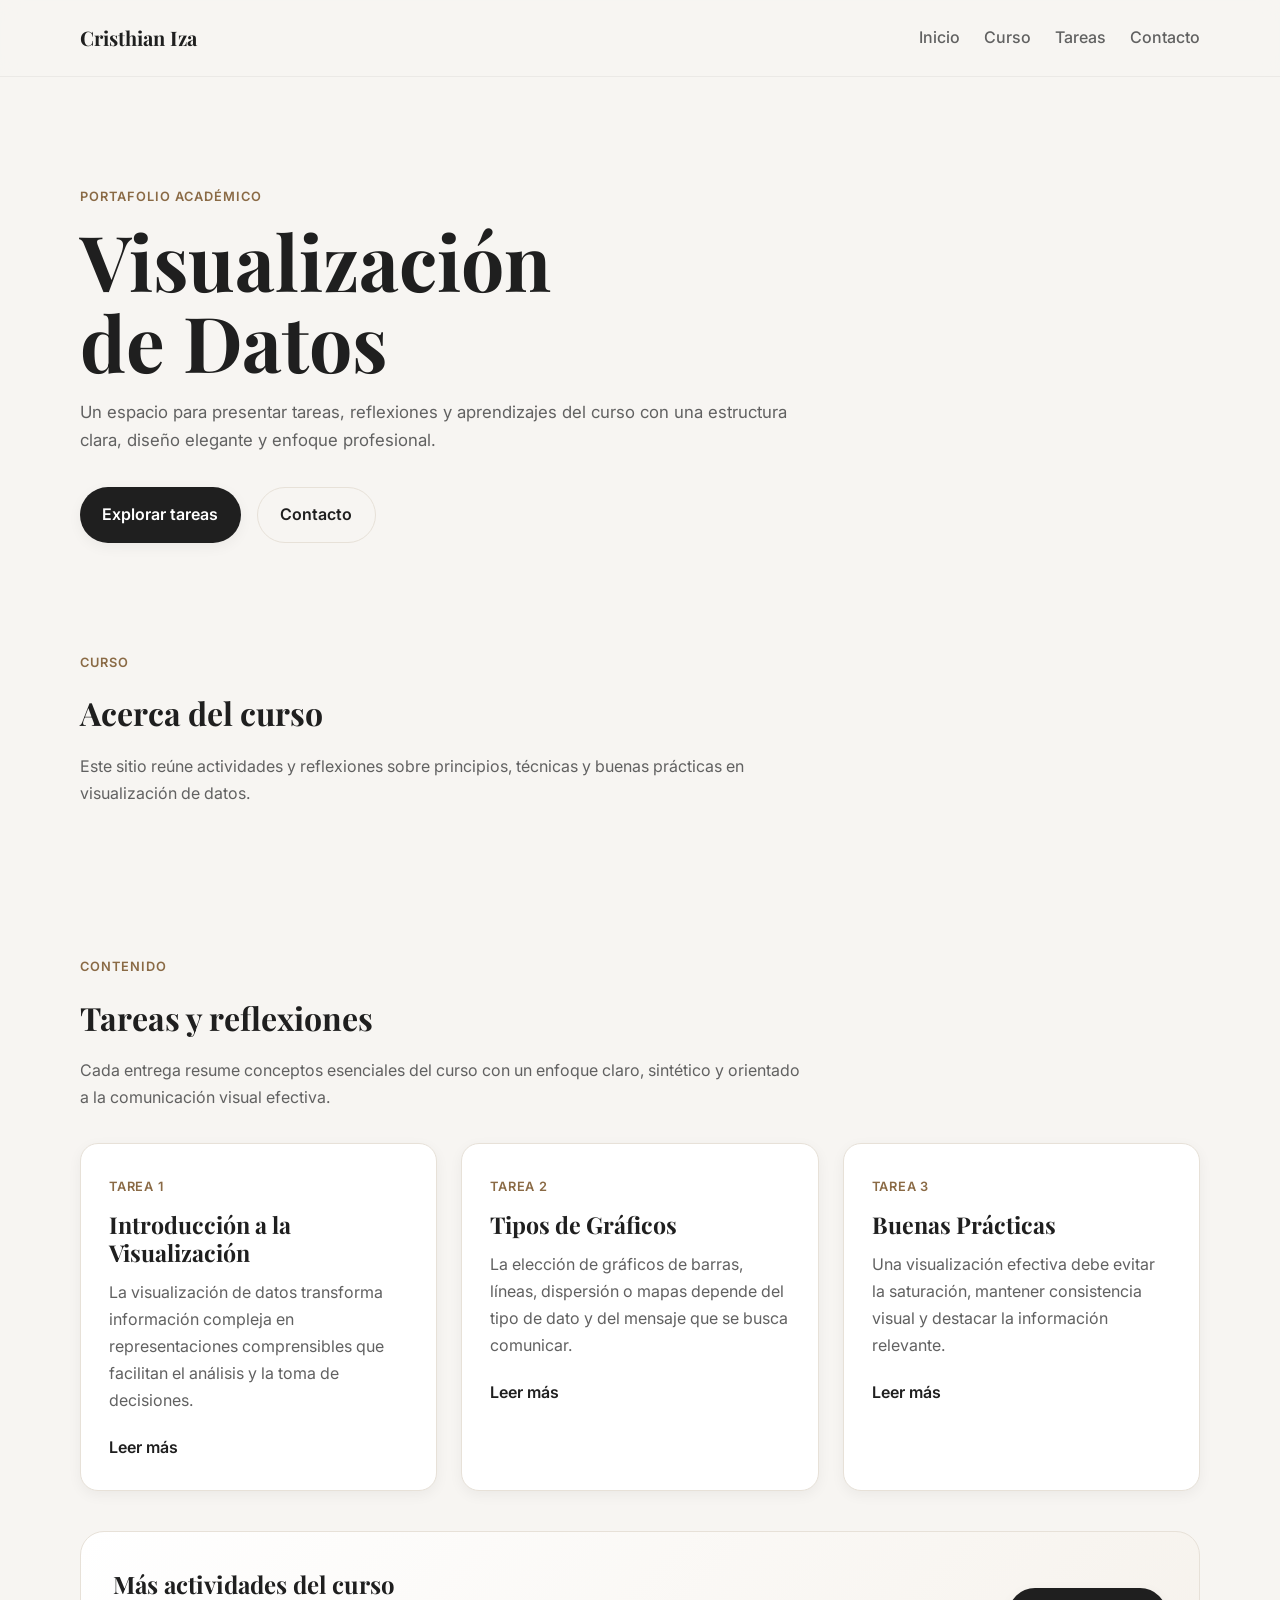
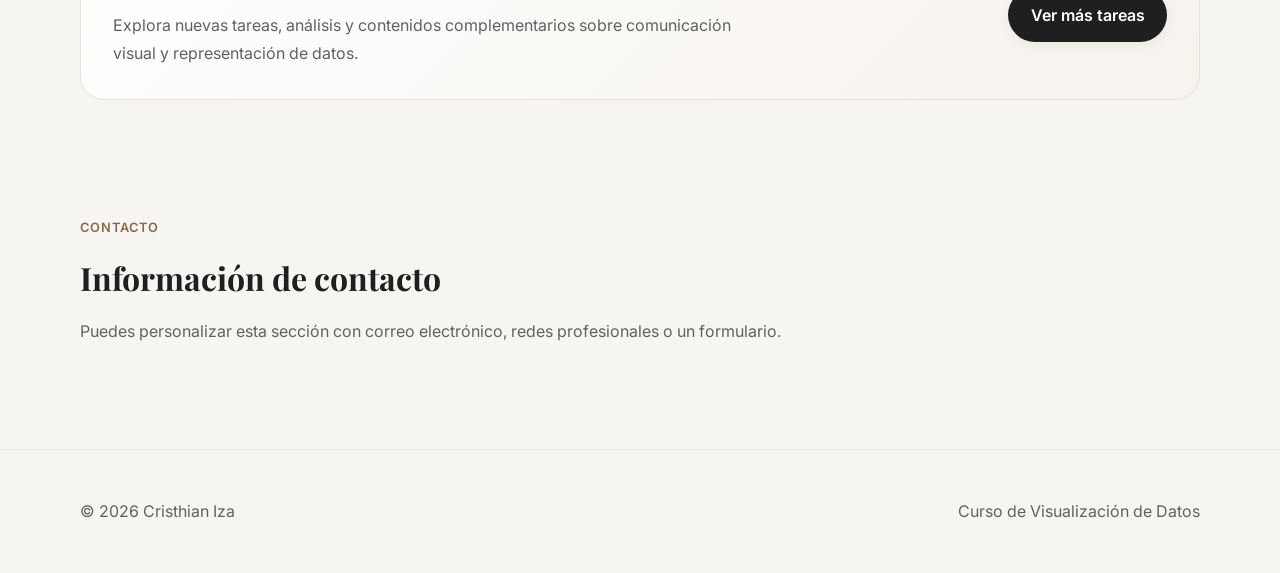
<file: index.html>
<!DOCTYPE html>
<html lang="es">
<head>
  <meta charset="UTF-8" />
  <meta name="viewport" content="width=device-width, initial-scale=1.0" />
  <meta
    name="description"
    content="Sitio académico de Visualización de Datos de Cristhian Iza"
  />
  <meta name="author" content="Cristhian Iza" />
  <title>Visualización de Datos | Cristhian Iza</title>

  <link rel="preconnect" href="https://fonts.googleapis.com" />
  <link rel="preconnect" href="https://fonts.gstatic.com" crossorigin />
  <link
    href="https://fonts.googleapis.com/css2?family=Playfair+Display:wght@600;700&family=Inter:wght@300;400;500;600&display=swap"
    rel="stylesheet"
  />

  <link rel="stylesheet" href="assets/css/styles.css" />
</head>
<body>
  <header class="header">
    <div class="container header__content">
      <a href="#" class="logo">Cristhian Iza</a>

      <button
        class="nav-toggle"
        aria-label="Abrir menú"
        aria-expanded="false"
        aria-controls="main-nav"
      >
        ☰
      </button>

      <nav class="nav" id="main-nav" aria-label="Navegación principal">
        <a href="#inicio" class="nav__link">Inicio</a>
        <a href="#curso" class="nav__link">Curso</a>
        <a href="#tareas" class="nav__link">Tareas</a>
        <a href="#contacto" class="nav__link">Contacto</a>
      </nav>
    </div>
  </header>

  <main>
    <section class="hero" id="inicio">
      <div class="container">
        <p class="hero__eyebrow">Portafolio académico</p>
        <h1 class="hero__title">Visualización de Datos</h1>
        <p class="hero__subtitle">
          Un espacio para presentar tareas, reflexiones y aprendizajes del curso
          con una estructura clara, diseño elegante y enfoque profesional.
        </p>

        <div class="hero__actions">
          <a href="#tareas" class="btn btn--primary">Explorar tareas</a>
          <a href="#contacto" class="btn btn--secondary">Contacto</a>
        </div>
      </div>
    </section>

    <section class="section" id="curso">
      <div class="container">
        <div class="section__header">
          <p class="section__eyebrow">Curso</p>
          <h2 class="section__title">Acerca del curso</h2>
          <p class="section__description">
            Este sitio reúne actividades y reflexiones sobre principios,
            técnicas y buenas prácticas en visualización de datos.
          </p>
        </div>
      </div>
    </section>

    <section class="section" id="tareas">
      <div class="container">
        <div class="section__header">
          <p class="section__eyebrow">Contenido</p>
          <h2 class="section__title">Tareas y reflexiones</h2>
          <p class="section__description">
            Cada entrega resume conceptos esenciales del curso con un enfoque
            claro, sintético y orientado a la comunicación visual efectiva.
          </p>
        </div>

        <div class="cards">
          <article class="card">
            <span class="card__tag">Tarea 1</span>
            <h3 class="card__title">Introducción a la Visualización</h3>
            <p class="card__text">
              La visualización de datos transforma información compleja en
              representaciones comprensibles que facilitan el análisis y la toma
              de decisiones.
            </p>
	    <a href="pages/tarea1.html" class="card__link">Leer más</a>
          </article>

          <article class="card">
            <span class="card__tag">Tarea 2</span>
            <h3 class="card__title">Tipos de Gráficos</h3>
            <p class="card__text">
              La elección de gráficos de barras, líneas, dispersión o mapas
              depende del tipo de dato y del mensaje que se busca comunicar.
            </p>
            <a href="#" class="card__link">Leer más</a>
          </article>

          <article class="card">
            <span class="card__tag">Tarea 3</span>
            <h3 class="card__title">Buenas Prácticas</h3>
            <p class="card__text">
              Una visualización efectiva debe evitar la saturación, mantener
              consistencia visual y destacar la información relevante.
            </p>
            <a href="#" class="card__link">Leer más</a>
          </article>
        </div>

        <div class="cta">
          <div>
            <h3 class="cta__title">Más actividades del curso</h3>
            <p class="cta__text">
              Explora nuevas tareas, análisis y contenidos complementarios sobre
              comunicación visual y representación de datos.
            </p>
          </div>
          <a href="#" class="btn btn--primary">Ver más tareas</a>
        </div>
      </div>
    </section>

    <section class="section" id="contacto">
      <div class="container">
        <div class="section__header">
          <p class="section__eyebrow">Contacto</p>
          <h2 class="section__title">Información de contacto</h2>
          <p class="section__description">
            Puedes personalizar esta sección con correo electrónico, redes
            profesionales o un formulario.
          </p>
        </div>
      </div>
    </section>
  </main>

  <footer class="footer">
    <div class="container footer__content">
      <p>© <span id="year"></span> Cristhian Iza</p>
      <p>Curso de Visualización de Datos</p>
    </div>
  </footer>

  <script src="assets/js/main.js"></script>
</body>
</html>
</file>
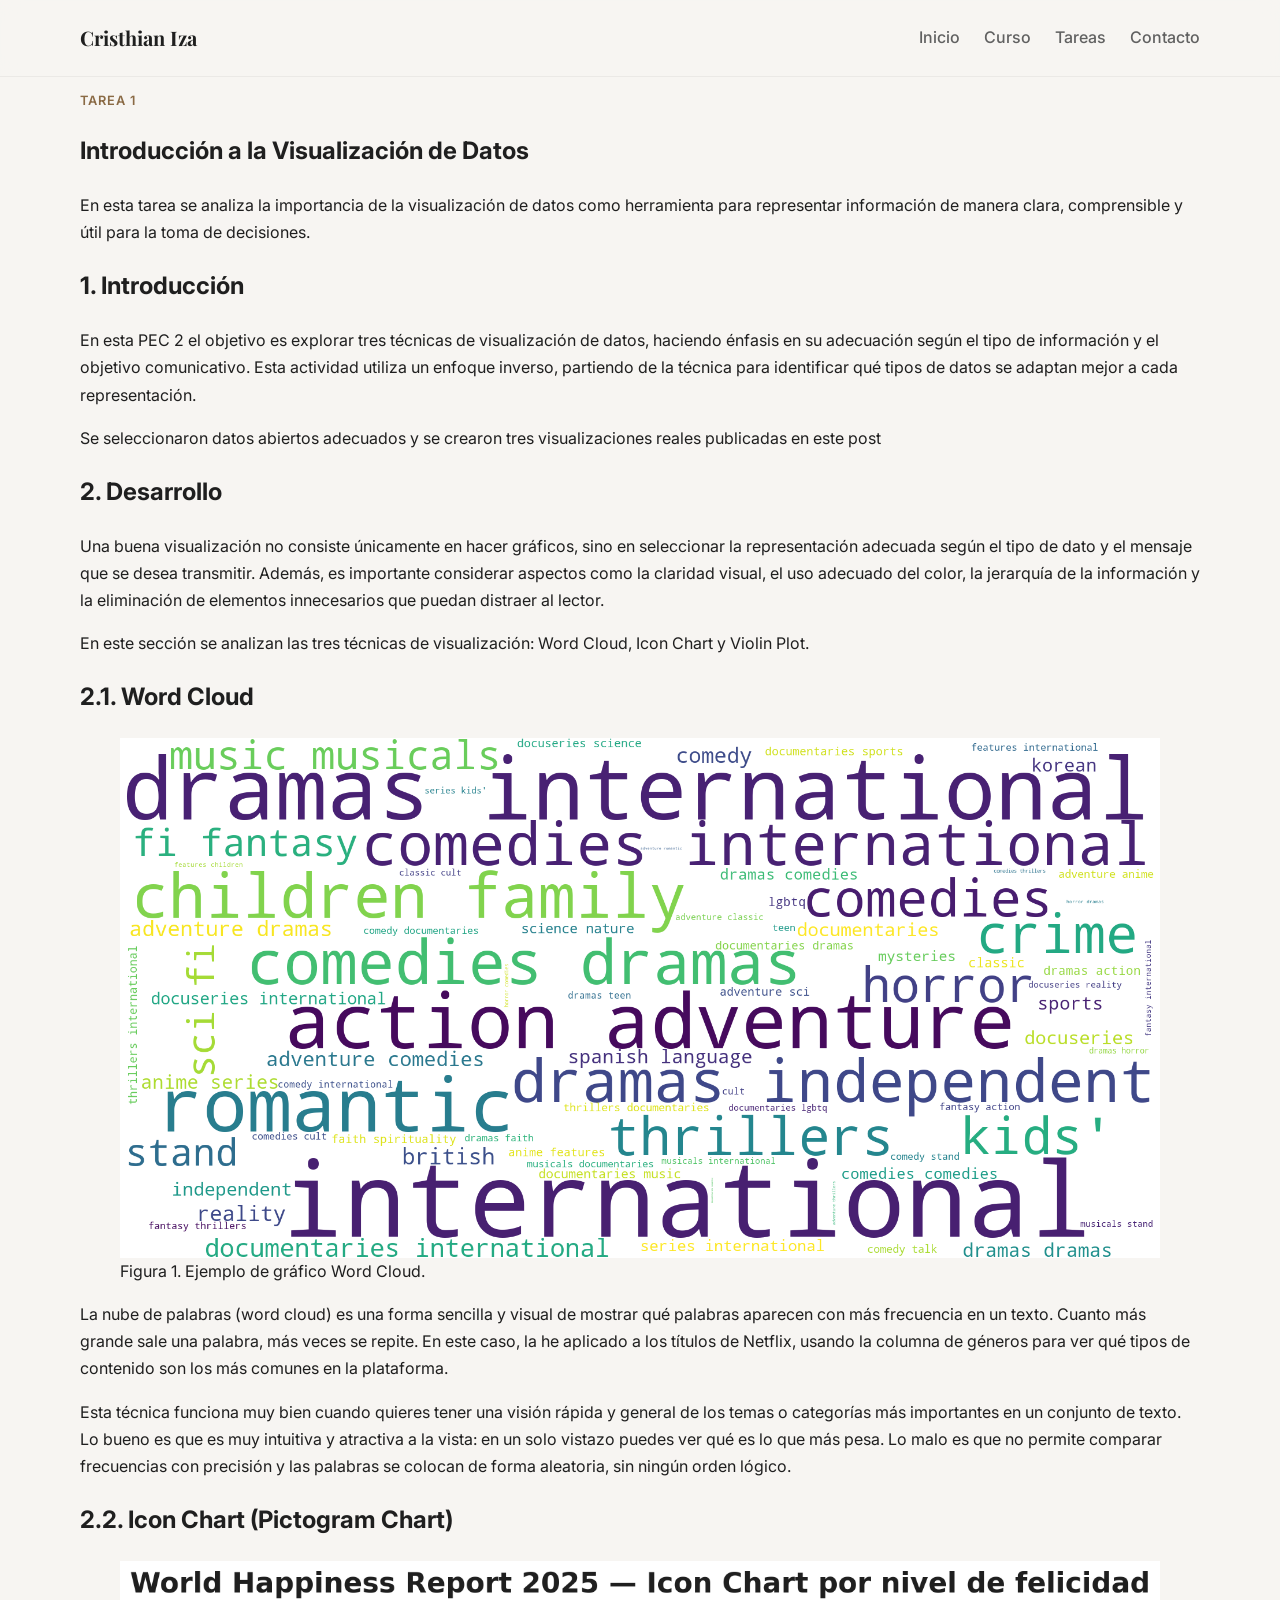
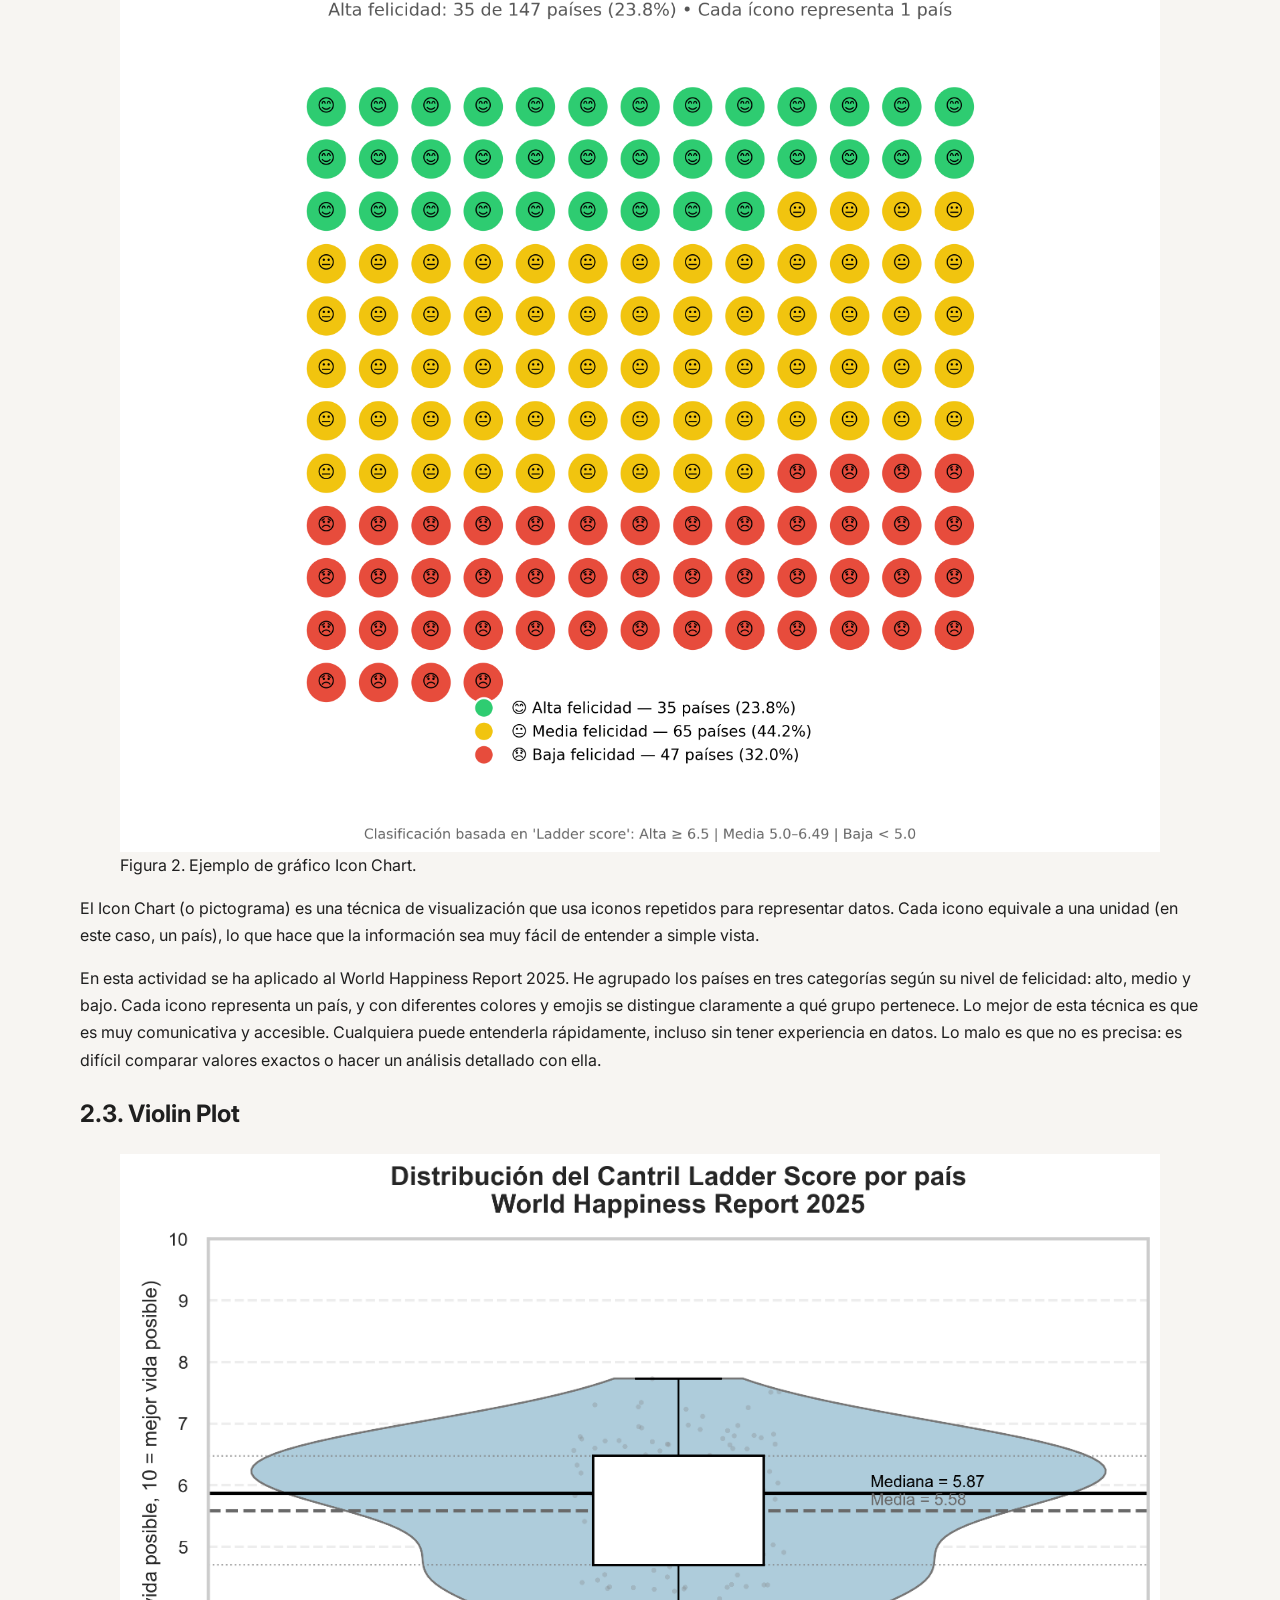
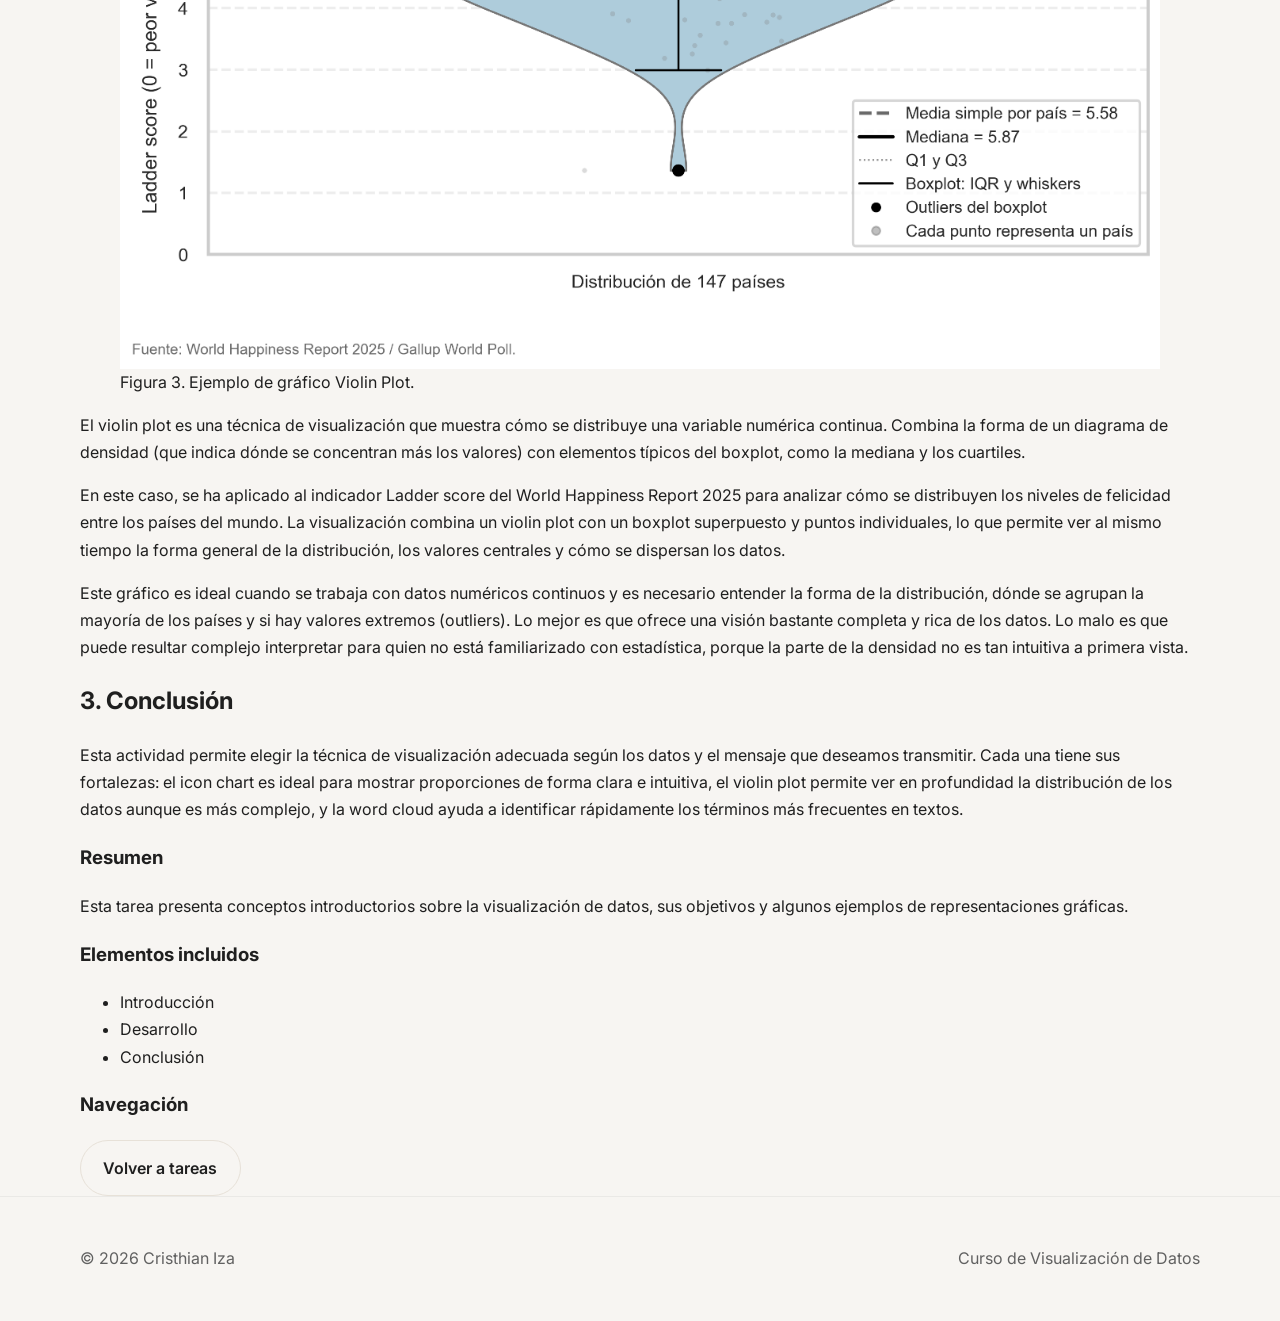
<file: pages/tarea1.html>
<!DOCTYPE html>
<html lang="es">
<head>
  <meta charset="UTF-8" />
  <meta name="viewport" content="width=device-width, initial-scale=1.0" />
  <meta name="description" content="Tarea 1 - Introducción a la Visualización de Datos" />
  <meta name="author" content="Cristhian Iza" />
  <title>Tarea 1 | Visualización de Datos</title>

  <link rel="preconnect" href="https://fonts.googleapis.com" />
  <link rel="preconnect" href="https://fonts.gstatic.com" crossorigin />
  <link
    href="https://fonts.googleapis.com/css2?family=Playfair+Display:wght@600;700&family=Inter:wght@300;400;500;600&display=swap"
    rel="stylesheet"
  />

  <link rel="stylesheet" href="../assets/css/styles.css" />
</head>
<body>
  <header class="header">
    <div class="container header__content">
      <a href="../index.html" class="logo">Cristhian Iza</a>

      <button
        class="nav-toggle"
        aria-label="Abrir menú"
        aria-expanded="false"
        aria-controls="main-nav"
      >
        ☰
      </button>

      <nav class="nav" id="main-nav" aria-label="Navegación principal">
        <a href="../index.html#inicio" class="nav__link">Inicio</a>
        <a href="../index.html#curso" class="nav__link">Curso</a>
        <a href="../index.html#tareas" class="nav__link">Tareas</a>
        <a href="../index.html#contacto" class="nav__link">Contacto</a>
      </nav>
    </div>
  </header>

  <main class="task-page">
    <section class="task-hero">
      <div class="container">
        <p class="section__eyebrow">Tarea 1</p>
        <h1 class="task-page__title">Introducción a la Visualización de Datos</h1>
        <p class="task-page__subtitle">
          En esta tarea se analiza la importancia de la visualización de datos
          como herramienta para representar información de manera clara,
          comprensible y útil para la toma de decisiones.
        </p>
      </div>
    </section>

    <section class="task-content">
      <div class="container task-layout">
        <article class="task-article">
          <section class="content-block">
            <h2>1. Introducción</h2>
            <p>
              En esta PEC 2 el objetivo es explorar tres técnicas de visualización de datos, 
              haciendo énfasis en su adecuación según el tipo de información y 
              el objetivo comunicativo. Esta actividad utiliza un enfoque inverso,
              partiendo de la técnica para identificar qué tipos de datos
              se adaptan mejor a cada representación.
            </p>
            <p>
              Se seleccionaron datos abiertos adecuados y se crearon
              tres visualizaciones reales publicadas en este post
            </p>
          </section>

          <section class="content-block">
            <h2>2. Desarrollo</h2>
            <p>
              Una buena visualización no consiste únicamente en hacer gráficos,
              sino en seleccionar la representación adecuada según el tipo de
              dato y el mensaje que se desea transmitir. Además, es importante considerar
              aspectos como la claridad visual, el uso adecuado del color, la jerarquía
              de la información y la eliminación de elementos innecesarios que puedan distraer al lector. 
            </p>
            <p>
              
            En este sección se analizan las tres técnicas de visualización: Word Cloud, 
            Icon Chart y Violin Plot.
            </p>
          </section>

          <section class="content-block">
            <h2>2.1. Word Cloud</h2>

            <figure class="figure">
              <img
                src="../assets/img/wordcloud.png"
                alt="Ejemplo de visualización de datos usando Word Cloud"
                class="figure__image"
              />
              <figcaption class="figure__caption">
                Figura 1. Ejemplo de gráfico Word Cloud.
              </figcaption>
            </figure>

            <p>
              La nube de palabras (word cloud) es una forma sencilla y visual
              de mostrar qué palabras aparecen con más frecuencia en un texto. 
              Cuanto más grande sale una palabra, más veces se repite. En este caso,
              la he aplicado a los títulos de Netflix, usando la columna de géneros
              para ver qué tipos de contenido son los más comunes en la plataforma.
            </p>
            <p>
              Esta técnica funciona muy bien cuando quieres tener una visión rápida
              y general de los temas o categorías más importantes en un conjunto de texto.
              Lo bueno es que es muy intuitiva y atractiva a la vista: en un solo vistazo 
              puedes ver qué es lo que más pesa. Lo malo es que no permite comparar 
              frecuencias con precisión y las palabras se colocan de forma aleatoria, sin
              ningún orden lógico.
            </p>
          </section>

          <section class="content-block">
            <h2>2.2. Icon Chart (Pictogram Chart)</h2>

            <figure class="figure">
              <img
                src="../assets/img/iconchart.png"
                alt="Ejemplo de visualización de datos usando Icon Chart"
                class="figure__image"
              />
              <figcaption class="figure__caption">
                Figura 2. Ejemplo de gráfico Icon Chart.
              </figcaption>
            </figure>

            <p>
              El Icon Chart (o pictograma) es una técnica de visualización que
              usa iconos repetidos para representar datos. Cada icono equivale
              a una unidad (en este caso, un país), lo que hace que la información
              sea muy fácil de entender a simple vista.
            </p>

            <p>
              En esta actividad se ha aplicado al World Happiness Report 2025. He
              agrupado los países en tres categorías según su nivel de felicidad:
              alto, medio y bajo. Cada icono representa un país, y con diferentes
              colores y emojis se distingue claramente a qué grupo pertenece.
              Lo mejor de esta técnica es que es muy comunicativa y accesible.
              Cualquiera puede entenderla rápidamente, incluso sin tener experiencia en datos.
              Lo malo es que no es precisa: es difícil comparar valores exactos 
              o hacer un análisis detallado con ella.
            </p>
          </section>
<section class="content-block">
            <h2>2.3. Violin Plot</h2>

            <figure class="figure">
              <img
                src="../assets/img/violin.png"
                alt="Ejemplo de visualización de datos usando Violin Plot"
                class="figure__image"
              />
              <figcaption class="figure__caption">
                Figura 3. Ejemplo de gráfico Violin Plot.
              </figcaption>
            </figure>

            <p>
              El violin plot es una técnica de visualización que muestra cómo se distribuye 
              una variable numérica continua. Combina la forma de un diagrama de densidad
              (que indica dónde se concentran más los valores) con elementos típicos del 
              boxplot, como la mediana y los cuartiles.
            </p>
            <p>
              En este caso, se ha aplicado al indicador Ladder score del World Happiness
              Report 2025 para analizar cómo se distribuyen los niveles de felicidad entre
              los países del mundo. La visualización combina un violin plot con un boxplot
              superpuesto y puntos individuales, lo que permite ver al mismo tiempo la forma
              general de la distribución, los valores centrales y cómo se dispersan los datos.
            </p>
            <p>
              Este gráfico es ideal cuando se trabaja con datos numéricos continuos y es necesario
              entender la forma de la distribución, dónde se agrupan la mayoría de los países
              y si hay valores extremos (outliers). Lo mejor es que ofrece una visión bastante 
              completa y rica de los datos. Lo malo es que puede resultar complejo 
              interpretar para quien no está familiarizado con estadística, porque la parte de
              la densidad no es tan intuitiva a primera vista.
            </p>  
          </section>


          

          <section class="content-block">
            <h2>3. Conclusión</h2>
            <p>
              Esta actividad permite elegir la técnica de visualización adecuada según los datos
              y el mensaje que deseamos transmitir. Cada una tiene sus fortalezas: el icon chart es ideal
              para mostrar proporciones de forma clara e intuitiva, el violin plot permite ver en profundidad
              la distribución de los datos aunque es más complejo, y la word cloud ayuda a identificar
              rápidamente los términos más frecuentes en textos.
        </article>

        <aside class="task-sidebar">
          <div class="sidebar-card">
            <h3>Resumen</h3>
            <p>
              Esta tarea presenta conceptos introductorios sobre la visualización
              de datos, sus objetivos y algunos ejemplos de representaciones
              gráficas.
            </p>
          </div>

          <div class="sidebar-card">
            <h3>Elementos incluidos</h3>
            <ul class="sidebar-list">
              <li>Introducción</li>
              <li>Desarrollo</li>
              <li>Conclusión </li>
            </ul>
          </div>

          <div class="sidebar-card">
            <h3>Navegación</h3>
            <a href="../index.html#tareas" class="btn btn--secondary">Volver a tareas</a>
          </div>
        </aside>
      </div>
    </section>
  </main>

  <footer class="footer">
    <div class="container footer__content">
      <p>© <span id="year"></span> Cristhian Iza</p>
      <p>Curso de Visualización de Datos</p>
    </div>
  </footer>

  <script src="../assets/js/main.js"></script>
</body>
</html>
</file>
<file: assets/css/styles.css>
:root {
  --color-bg: #f7f5f2;
  --color-surface: #ffffff;
  --color-text: #1f1f1f;
  --color-text-muted: #616161;
  --color-border: #e7e1d8;
  --color-accent: #8a6a45;
  --color-dark: #1f1f1f;
  --shadow-sm: 0 4px 14px rgba(0, 0, 0, 0.05);
  --shadow-md: 0 12px 30px rgba(0, 0, 0, 0.08);
  --radius-sm: 12px;
  --radius-md: 18px;
  --radius-lg: 24px;
  --container-width: 1120px;
  --transition: 0.25s ease;
}

* {
  box-sizing: border-box;
}

html {
  scroll-behavior: smooth;
}

body {
  margin: 0;
  font-family: "Inter", sans-serif;
  background: var(--color-bg);
  color: var(--color-text);
  line-height: 1.7;
}

a {
  color: inherit;
  text-decoration: none;
}

img {
  max-width: 100%;
  display: block;
}

.container {
  width: min(100% - 2rem, var(--container-width));
  margin-inline: auto;
}

/* Header */
.header {
  position: sticky;
  top: 0;
  z-index: 100;
  background: rgba(247, 245, 242, 0.9);
  backdrop-filter: blur(10px);
  border-bottom: 1px solid rgba(0, 0, 0, 0.05);
}

.header__content {
  display: flex;
  align-items: center;
  justify-content: space-between;
  min-height: 76px;
  gap: 1rem;
}

.logo {
  font-family: "Playfair Display", serif;
  font-size: 1.25rem;
  font-weight: 700;
}

.nav {
  display: flex;
  gap: 1.5rem;
}

.nav__link {
  color: var(--color-text-muted);
  font-weight: 500;
  transition: color var(--transition);
}

.nav__link:hover,
.nav__link:focus-visible {
  color: var(--color-text);
}

.nav-toggle {
  display: none;
  background: transparent;
  border: none;
  font-size: 1.5rem;
  cursor: pointer;
}

/* Hero */
.hero {
  padding: 6rem 0 4rem;
}

.hero__eyebrow,
.section__eyebrow {
  text-transform: uppercase;
  letter-spacing: 0.08em;
  font-size: 0.8rem;
  font-weight: 600;
  color: var(--color-accent);
  margin-bottom: 0.8rem;
}

.hero__title {
  margin: 0 0 1rem;
  font-family: "Playfair Display", serif;
  font-size: clamp(2.8rem, 6vw, 5rem);
  line-height: 1.05;
  max-width: 10ch;
}

.hero__subtitle {
  max-width: 720px;
  margin: 0 0 2rem;
  font-size: 1.05rem;
  color: var(--color-text-muted);
}

.hero__actions {
  display: flex;
  flex-wrap: wrap;
  gap: 1rem;
}

/* Sections */
.section {
  padding: 2rem 0 4.5rem;
}

.section__header {
  margin-bottom: 2rem;
}

.section__title {
  margin: 0 0 0.75rem;
  font-family: "Playfair Display", serif;
  font-size: 2rem;
}

.section__description {
  margin: 0;
  max-width: 720px;
  color: var(--color-text-muted);
}

/* Buttons */
.btn {
  display: inline-flex;
  align-items: center;
  justify-content: center;
  min-height: 48px;
  padding: 0.85rem 1.4rem;
  border-radius: 999px;
  font-weight: 600;
  transition: all var(--transition);
}

.btn--primary {
  background: var(--color-dark);
  color: #ffffff;
  box-shadow: var(--shadow-sm);
}

.btn--primary:hover,
.btn--primary:focus-visible {
  transform: translateY(-2px);
  box-shadow: var(--shadow-md);
}

.btn--secondary {
  border: 1px solid var(--color-border);
  background: transparent;
}

.btn--secondary:hover,
.btn--secondary:focus-visible {
  background: var(--color-surface);
}

/* Cards */
.cards {
  display: grid;
  grid-template-columns: repeat(3, 1fr);
  gap: 1.5rem;
}

.card {
  background: var(--color-surface);
  border: 1px solid var(--color-border);
  border-radius: var(--radius-md);
  padding: 1.75rem;
  box-shadow: var(--shadow-sm);
  transition: transform var(--transition), box-shadow var(--transition);
}

.card:hover {
  transform: translateY(-5px);
  box-shadow: var(--shadow-md);
}

.card__tag {
  display: inline-block;
  margin-bottom: 0.8rem;
  color: var(--color-accent);
  font-size: 0.8rem;
  font-weight: 600;
  text-transform: uppercase;
  letter-spacing: 0.06em;
}

.card__title {
  margin: 0 0 0.75rem;
  font-family: "Playfair Display", serif;
  font-size: 1.45rem;
  line-height: 1.2;
}

.card__text {
  margin: 0 0 1.25rem;
  color: var(--color-text-muted);
}

.card__link {
  font-weight: 600;
}

.card__link:hover,
.card__link:focus-visible {
  color: var(--color-accent);
}

/* CTA */
.cta {
  margin-top: 2.5rem;
  padding: 2rem;
  border: 1px solid var(--color-border);
  border-radius: var(--radius-lg);
  background: linear-gradient(135deg, #ffffff, #f6f2ec);
  display: flex;
  justify-content: space-between;
  align-items: center;
  gap: 1.5rem;
  flex-wrap: wrap;
}

.cta__title {
  margin: 0 0 0.5rem;
  font-family: "Playfair Display", serif;
  font-size: 1.5rem;
}

.cta__text {
  margin: 0;
  color: var(--color-text-muted);
  max-width: 650px;
}

/* Footer */
.footer {
  border-top: 1px solid rgba(0, 0, 0, 0.05);
  padding: 2rem 0;
}

.footer__content {
  display: flex;
  justify-content: space-between;
  gap: 1rem;
  flex-wrap: wrap;
  color: var(--color-text-muted);
}

/* Accessibility */
a:focus-visible,
button:focus-visible {
  outline: 3px solid rgba(138, 106, 69, 0.25);
  outline-offset: 3px;
}

/* Responsive */
@media (max-width: 900px) {
  .cards {
    grid-template-columns: 1fr;
  }

  .cta {
    flex-direction: column;
    align-items: flex-start;
  }
}

@media (max-width: 768px) {
  .nav-toggle {
    display: block;
  }

  .nav {
    position: absolute;
    top: 76px;
    left: 0;
    right: 0;
    background: var(--color-bg);
    border-bottom: 1px solid rgba(0, 0, 0, 0.05);
    flex-direction: column;
    padding: 1rem;
    display: none;
  }

  .nav.nav--open {
    display: flex;
  }

  .hero {
    padding: 4.5rem 0 3rem;
  }
}
</file>
